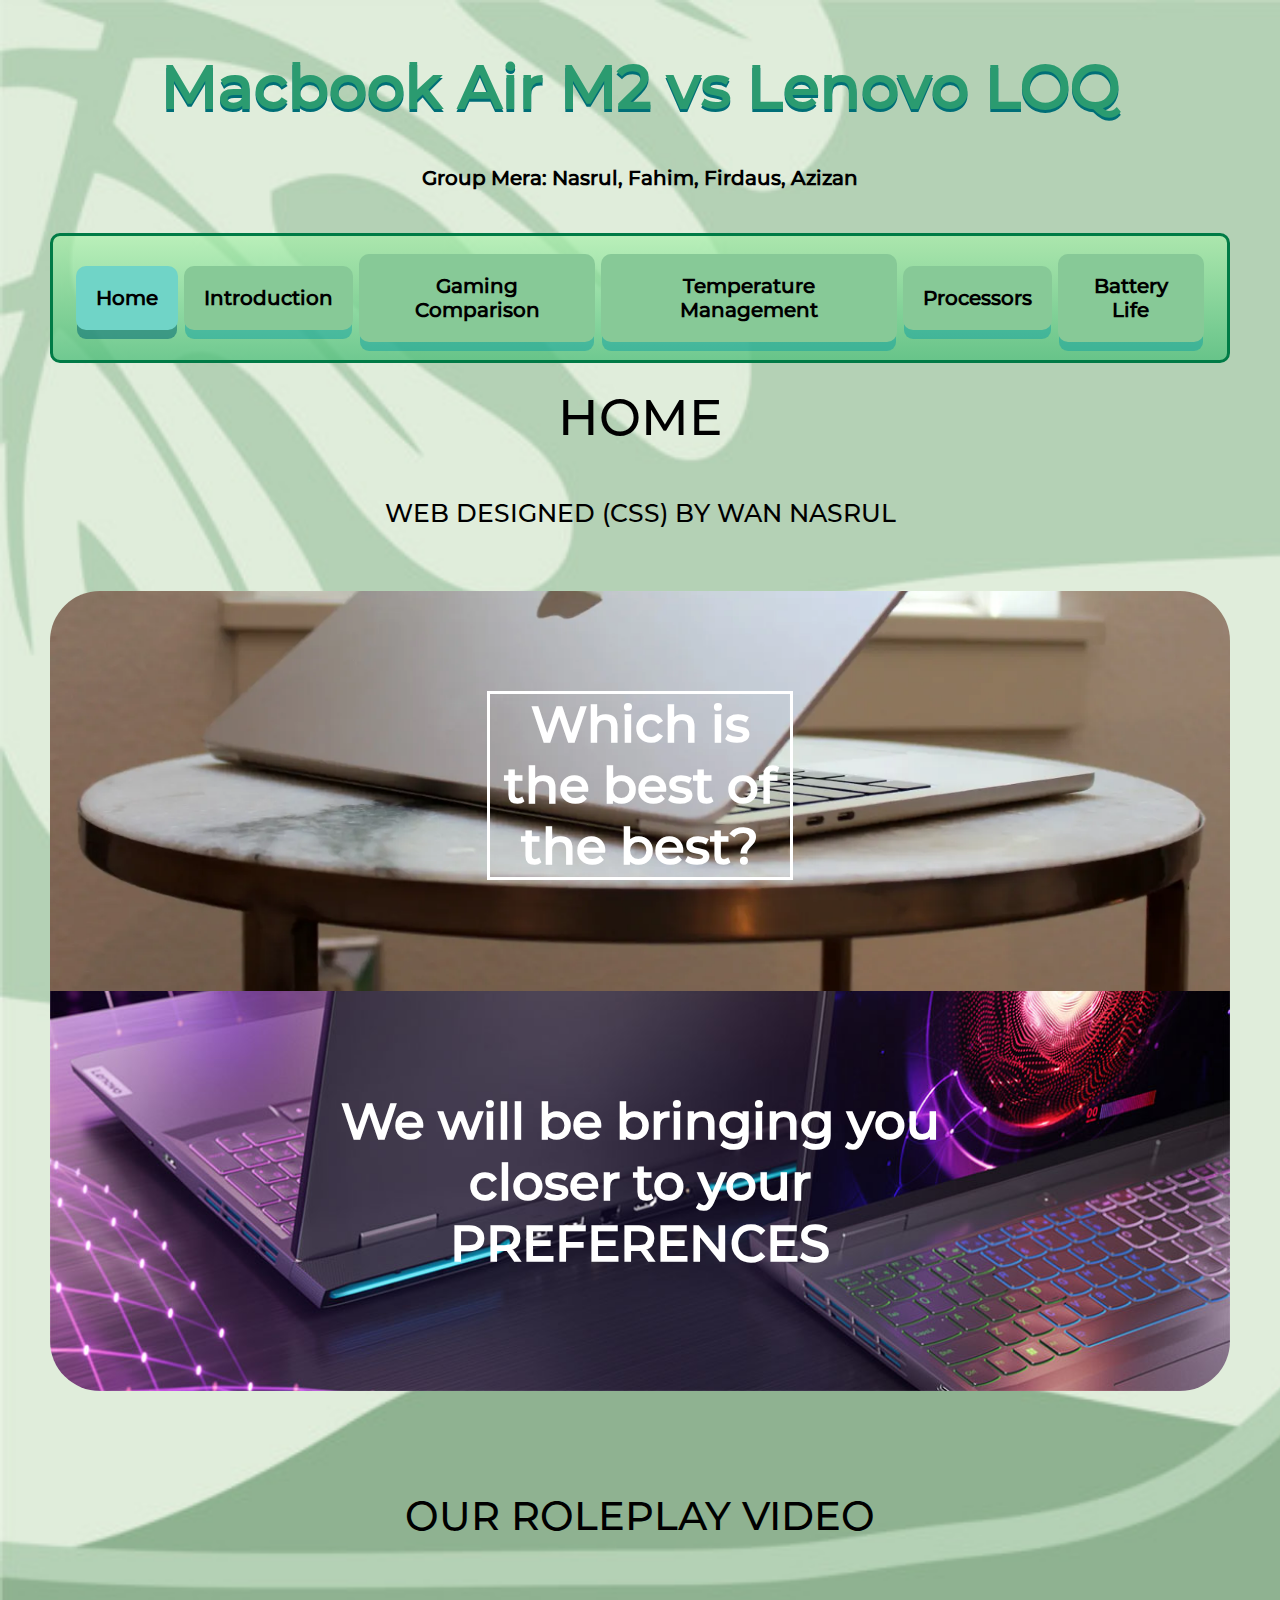
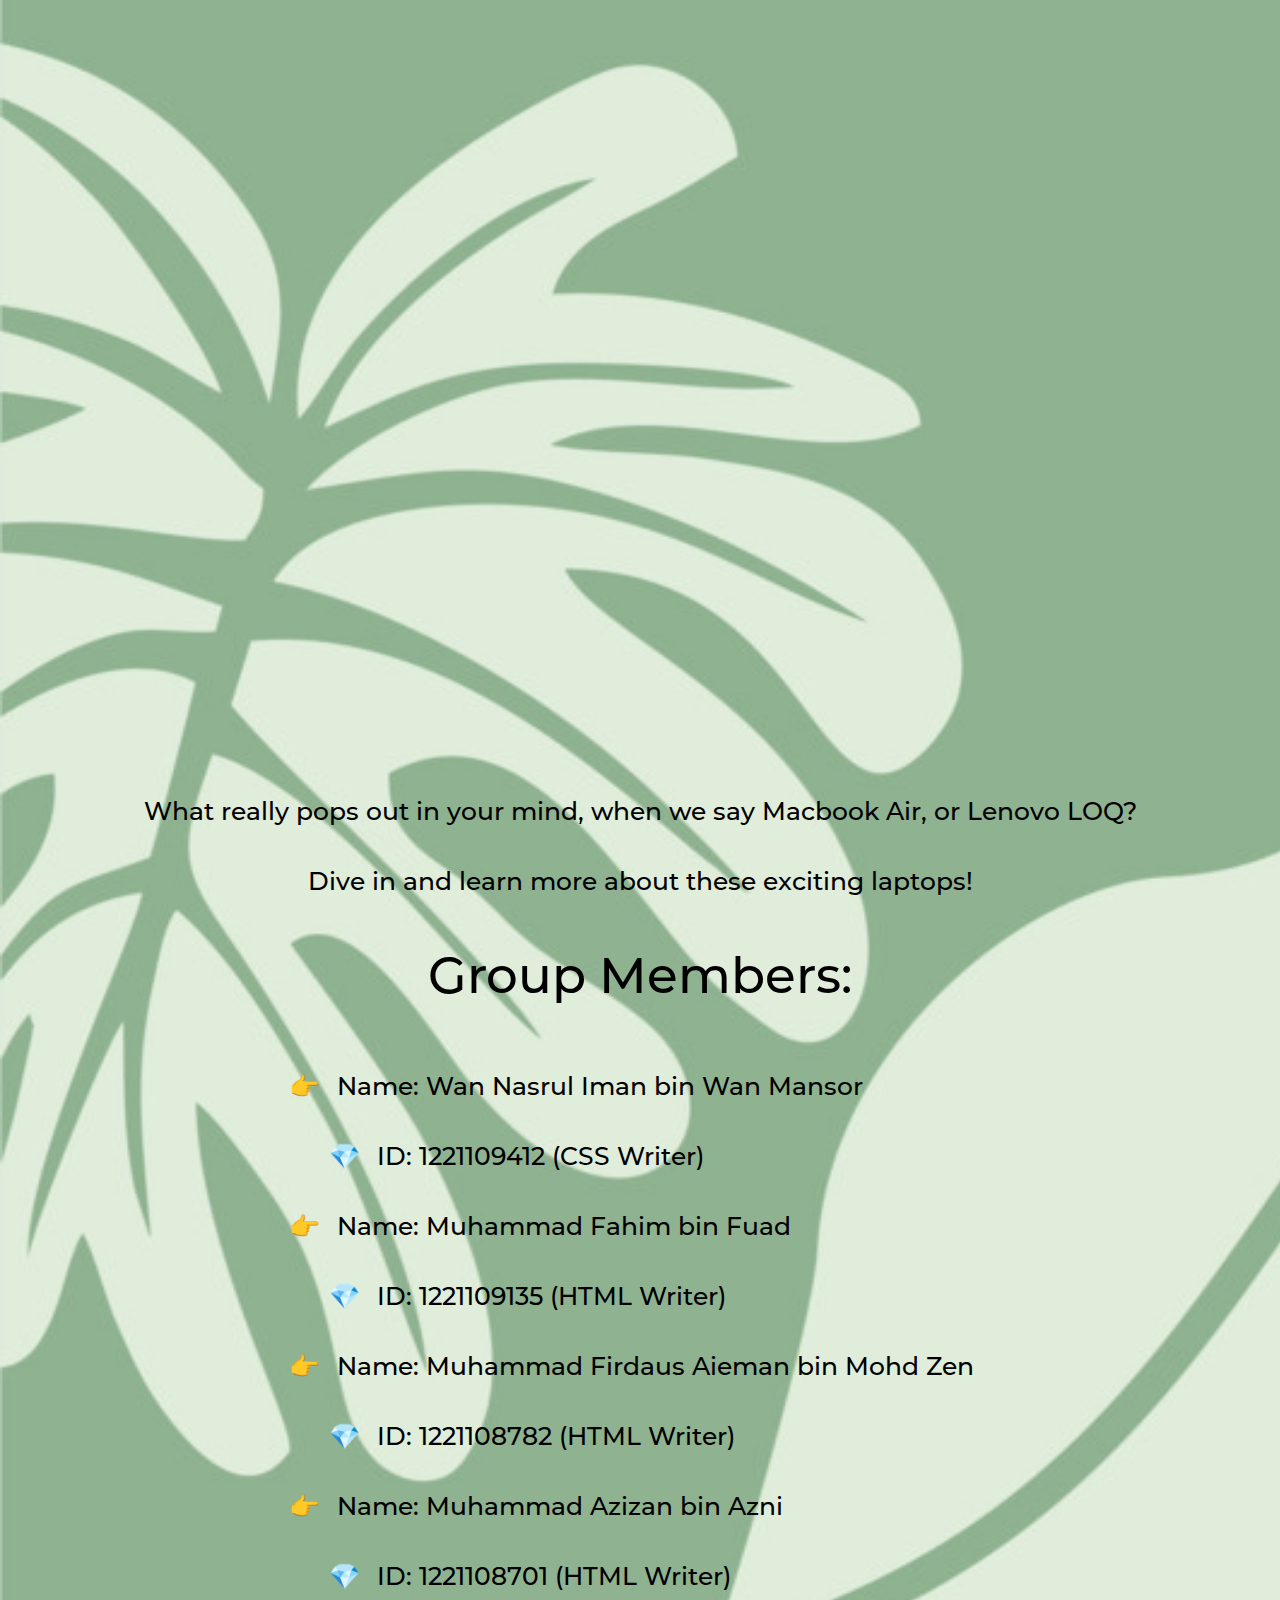
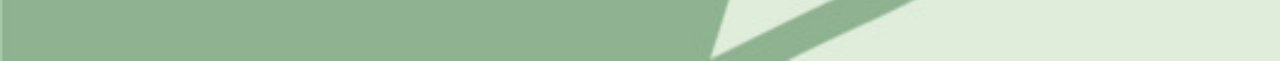
<file: Project1/index.html>
<html>
  <link rel="stylesheet" href="styles.css">
  <title>Home | Macbook Air vs Lenovo LOQ </title>
      <header id="header"> Macbook Air M2 vs Lenovo LOQ </header>
      <p id="groupname">Group Mera: Nasrul, Fahim, Firdaus, Azizan</p>
  
  <nav>
      <div class="header">
      <li  id="nav" ><a id="nav" href="index.html"  class="active">Home</a></li>
      <li  id="nav" ><a id="nav" href="introduction.html">Introduction</a></li>
      <li  id="nav" ><a id="nav" href="gamingcomparison.html">Gaming Comparison</a></li>
      <li  id="nav" ><a id="nav" href="temperaturemanagement.html">Temperature Management</a></li>
      <li  id="nav" ><a id="nav" href="processor.html">Processors</a></li>
      <li  id="nav" ><a id="nav" href="batterylife.html">Battery Life</a></li>
      </div>
  </nav>

  <body>
    <p id="pagetitle">HOME</p>
    <p>WEB DESIGNED (CSS) BY WAN NASRUL</p>
    <br>
    
    <!--<img id="macbookpic1" src="./Images/macbook-air-m2-1 (1).webp">-->
    
    <div id="banner1">
        <div class="content1">
          <h1>Which is the best of the best?</h1>
        
        </div>
    </div>
    
    
    <div id="banner2">
      <div class="content2">
        <h1>We will be bringing you closer to your PREFERENCES</h1>
      
      </div>
    </div>

    <br><br><br><br><br><p class="body1">OUR ROLEPLAY VIDEO</p>
    <iframe class="youtubevideo1" src="https://www.youtube.com/embed/Olw7PZF_DKM?si=Y6E_DaVbdYSRTAP4" title="YouTube video player" frameborder="0" allow="accelerometer; autoplay; clipboard-write; encrypted-media; gyroscope; picture-in-picture; web-share" allowfullscreen></iframe>
    <div class="homeparagraph">
      <p>What really pops out in your mind, when we say Macbook Air, or Lenovo LOQ?
        <br>Dive in and learn more about these exciting laptops!
    <div class="center">
      
    <p id="pagetitle">Group Members:</p>
      <ul class="list">
        <li>Name: Wan Nasrul Iman bin Wan Mansor</li>
          <dd class="level2">ID: 1221109412 (CSS Writer)</dd>
        <li>Name: Muhammad Fahim bin Fuad </li>
          <dd class="level2">ID: 1221109135 (HTML Writer)</dd>
        <li>Name: Muhammad Firdaus Aieman bin Mohd Zen</li>
          <dd class="level2">ID: 1221108782 (HTML Writer)</dd>
        <li>Name: Muhammad Azizan bin Azni </li>
          <dd class="level2">ID: 1221108701 (HTML Writer)</dd>
      </ul>
    </div>
      </div>
  </body>

</html>
</file>
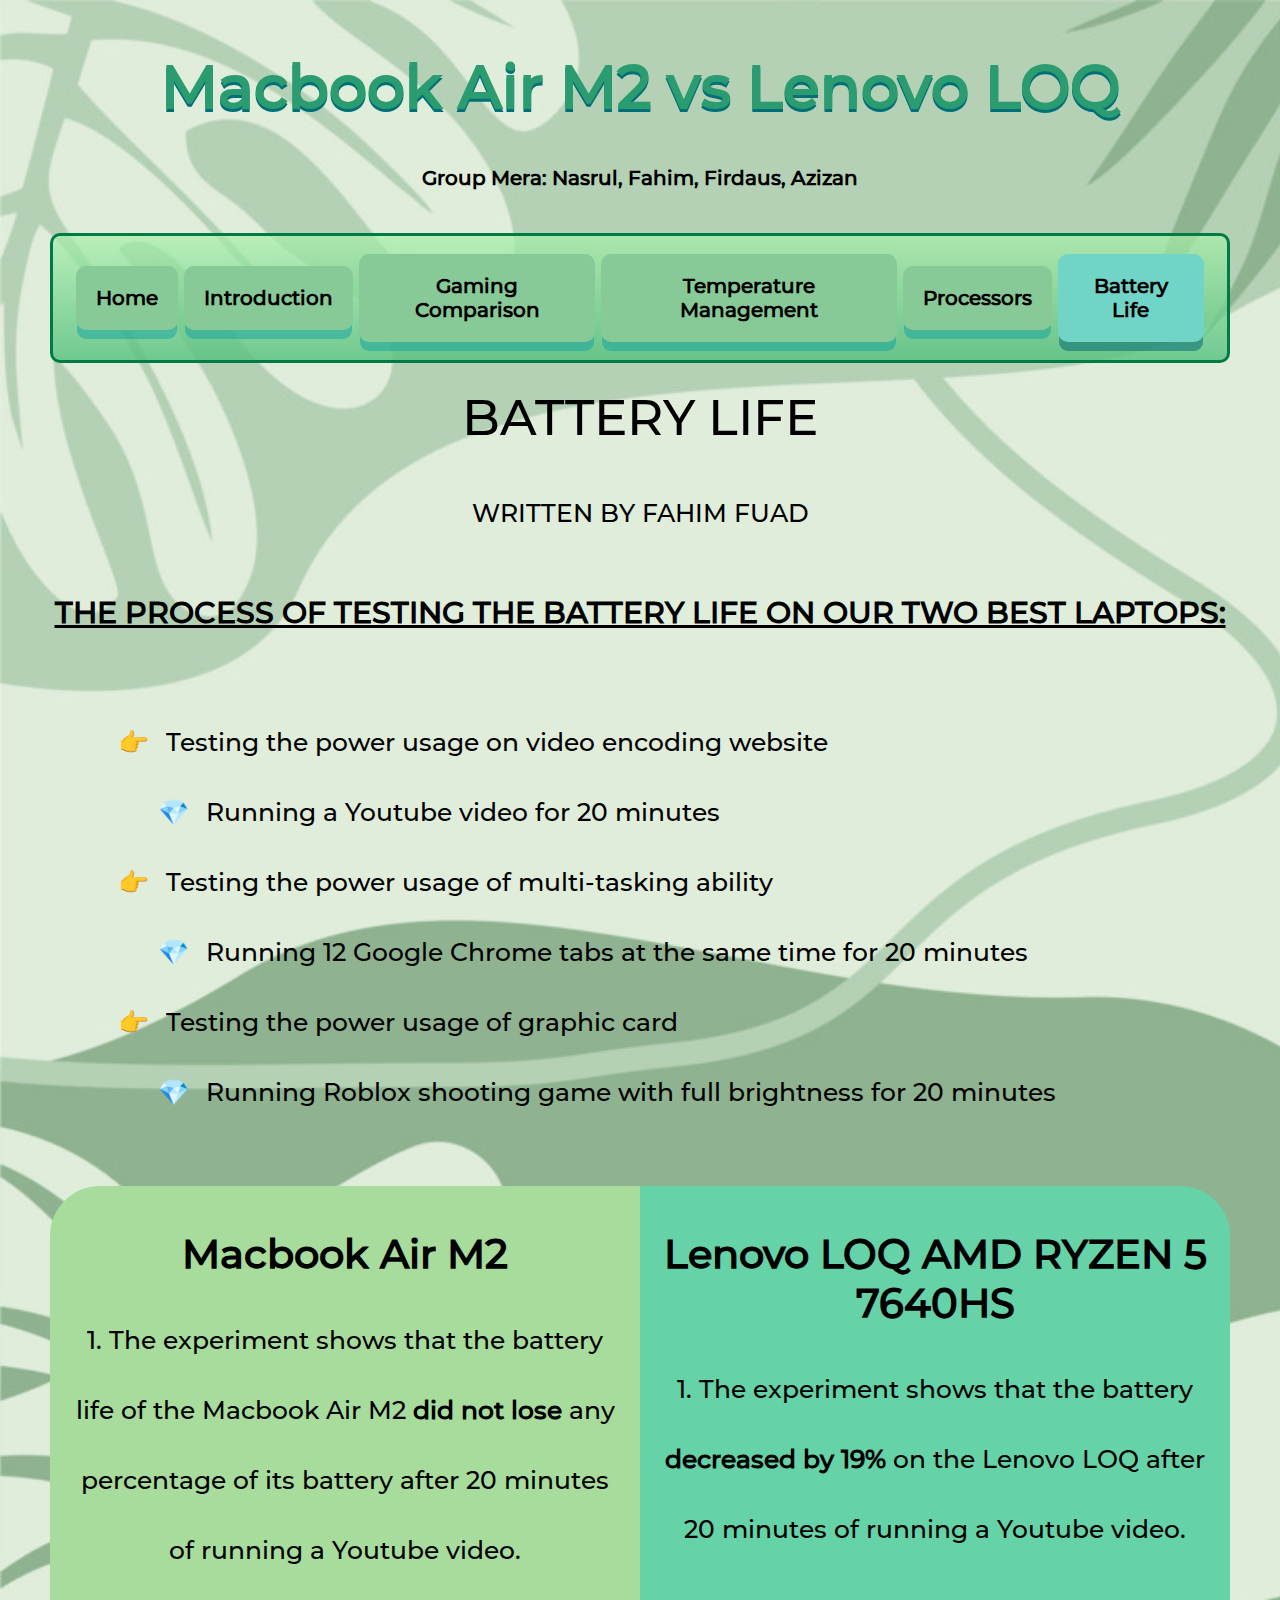
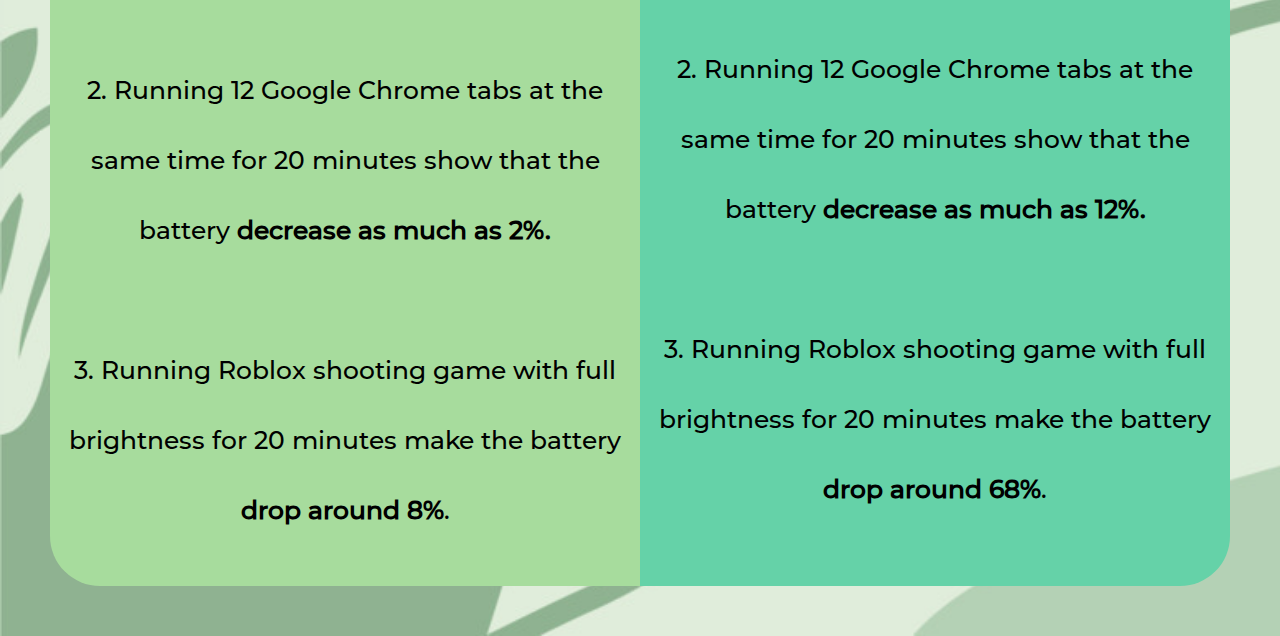
<file: Project1/batterylife.html>
<html>
    <link rel="stylesheet" href="styles.css">
    <title>Battery Life | Macbook Air vs Lenovo LOQ</title>
       <header id="header"> Macbook Air M2 vs Lenovo LOQ </header>
        <p id="groupname">Group Mera: Nasrul, Fahim, Firdaus, Azizan</p>
    
    <nav>
        <div class="header">
        <li  id="nav" ><a id="nav" href="index.html">Home</a></li>
        <li  id="nav" ><a id="nav" href="introduction.html">Introduction</a></li>
        <li  id="nav" ><a id="nav" href="gamingcomparison.html">Gaming Comparison</a></li>
        <li  id="nav" ><a id="nav" href="temperaturemanagement.html">Temperature Management</a></li>
        <li  id="nav" ><a id="nav" href="processor.html">Processors</a></li>
        <li  id="nav" ><a id="nav" href="batterylife.html" class="active">Battery Life</a></li>
        </div>
      </nav>
    
    <body>
      <p id="pagetitle"> 
        BATTERY LIFE
      </p>
      <p>WRITTEN BY FAHIM FUAD</p>
      <p id="headlines"> 
        THE PROCESS OF TESTING THE BATTERY LIFE ON OUR TWO BEST LAPTOPS:
      </p>
        <!-- <ul class="list">
          <li>Running a Youtube video for 20 minutes</li>
            <dd class="level2">Testing the power usage on video encoding software.</dd>

          <li>Running 12 Google Chrome tabs at the same time for 20 minutes</li>
            <dd class="level2">Testing the multi-tasking ability towards battery consumption.</dd>

          <li>Running Roblox shooting game with full brightness for 20 minutes</li>
           <dd class="level2">Testing the power usage of graphic card.</dd>
        </ul> -->

        <ul class="list">
          <li>Testing the power usage on video encoding website</li>
            <dd class="level2">Running a Youtube video for 20 minutes</dd>

          <li>Testing the power usage of multi-tasking ability</li>
            <dd class="level2">Running 12 Google Chrome tabs at the same time for 20 minutes</dd>

          <li>Testing the power usage of graphic card</li>
           <dd class="level2">Running Roblox shooting game with full brightness for 20 minutes</dd>
        </ul>




      </p>
        <section class="containerbattery">
            <div class="left-halfbattery">
              <article>
                <h1>Macbook Air M2</h1>
                <p>1. The experiment shows that the battery life of the Macbook Air M2 <strong>did not lose</strong> any percentage
                     of its battery after 20 minutes of running a Youtube video.<br><br>

                    2. Running 12 Google Chrome tabs at the same time for 20 minutes
                     show that the battery <strong>decrease as much as 2%.</strong><br><br>

                     3. Running Roblox shooting game with full brightness for 20 minutes make the battery
                     <strong>drop around 8%</strong>.

                </p>

                <!--Later we will put our video documentary here-->
              </article>
            </div>
            <div class="right-halfbattery">
              <article>
                <h1>Lenovo LOQ AMD RYZEN 5 7640HS</h1>
                <p>1. The experiment shows that the battery <strong>decreased by 19%</strong> on the Lenovo LOQ
                    after 20 minutes of running a Youtube video.<br><br>

                    2. Running 12 Google Chrome tabs at the same time for 20 minutes
                     show that the battery <strong>decrease as much as 12%.</strong><br><br>

                     3. Running Roblox shooting game with full brightness for 20 minutes make the battery
                     <strong>drop around 68%</strong>.


                  
                </p>
                <!--Later we will put our video documentary here-->
              </article>
            </div>
          </section>
    </body>


</html>
</file>
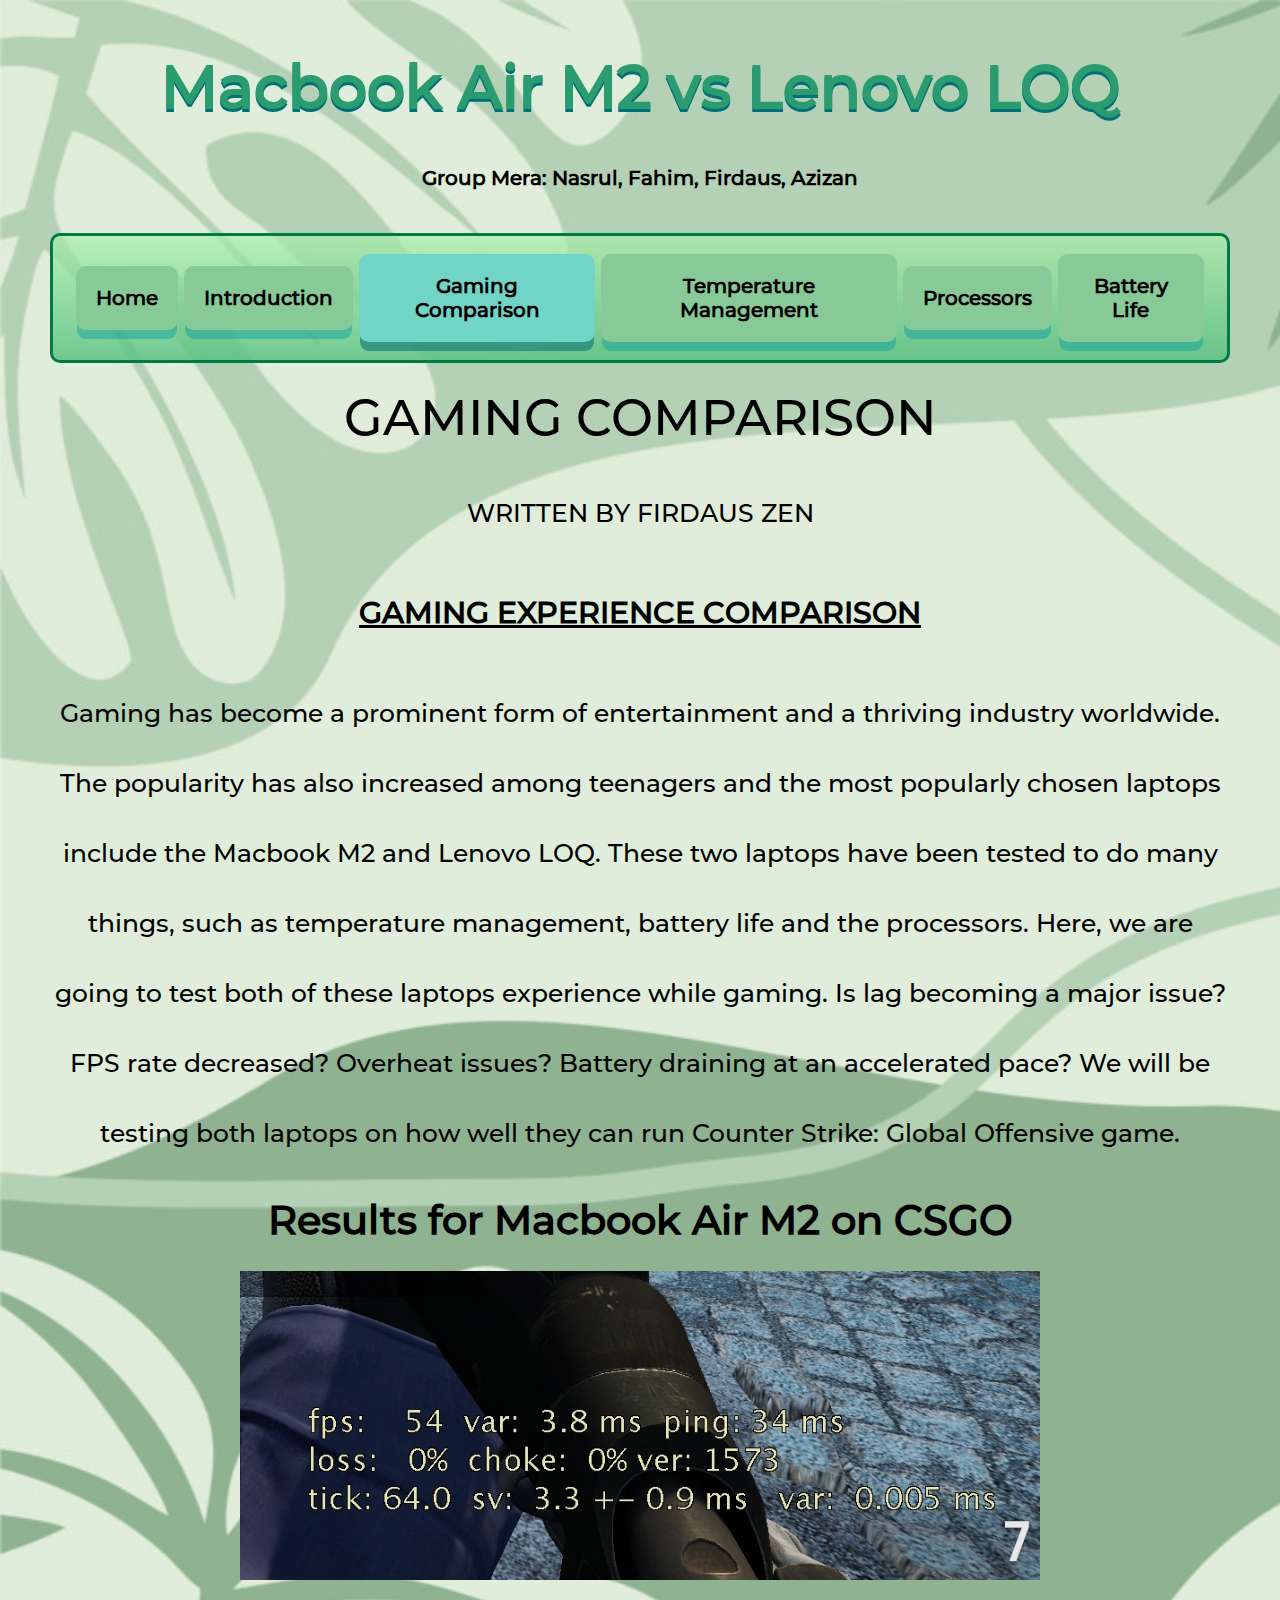
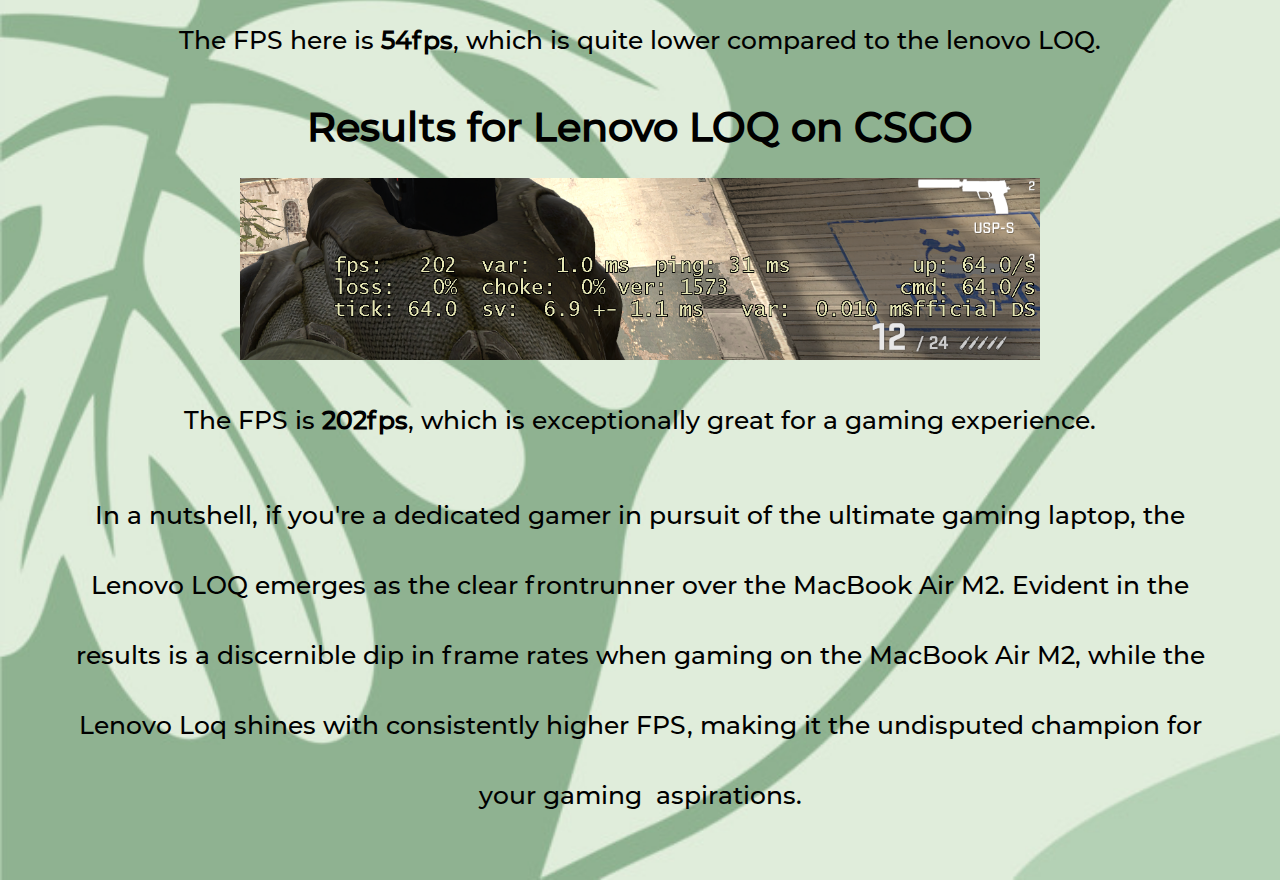
<file: Project1/gamingcomparison.html>
<html>
    <link rel="stylesheet" href="styles.css">
    <title>Gaming Comparison | Macbook Air vs Lenovo LOQ</title>
    <header id="header"> Macbook Air M2 vs Lenovo LOQ </header>
    <p id="groupname">Group Mera: Nasrul, Fahim, Firdaus, Azizan</p>
    
    <nav>
        <div class="header">
        <li  id="nav" ><a id="nav" href="index.html">Home</a></li>
        <li  id="nav" ><a id="nav" href="introduction.html">Introduction</a></li>
        <li  id="nav" ><a id="nav" href="gamingcomparison.html" class="active">Gaming Comparison</a></li>
        <li  id="nav" ><a id="nav" href="temperaturemanagement.html">Temperature Management</a></li>
        <li  id="nav" ><a id="nav" href="processor.html">Processors</a></li>
        <li  id="nav" ><a id="nav" href="batterylife.html">Battery Life</a></li>
        </div>
    </nav>
    

<head>
    <p id="pagetitle">GAMING COMPARISON</p>
    <p>WRITTEN BY FIRDAUS ZEN</p>
    <p id="headlines">GAMING EXPERIENCE COMPARISON</p>
</head>

<body>

    <p>Gaming has become a prominent form of entertainment and a thriving industry worldwide.
       The popularity has also increased among teenagers and the most popularly chosen laptops include the Macbook M2 and Lenovo LOQ.
       These two laptops have been tested to do many things, such as temperature management, battery life and the processors.
       Here, we are going to test both of these laptops experience while gaming. Is lag becoming a major issue? FPS rate decreased?
        Overheat issues? Battery draining at an accelerated pace? 
       We will be testing both laptops on how well they can run Counter Strike: Global Offensive game.
    </p>


    <h1>Results for Macbook Air M2 on CSGO</h1>

    <img src="Images/csgo fps macbook.jpg" class="center">

    <p>The FPS here is <strong>54fps</strong>, which is quite lower compared to the lenovo LOQ.</p>


    <h1>Results for Lenovo LOQ on CSGO</h1>

    <img src="Images/csgo fps lenovo.png" class="center">

    <p>The FPS is <strong>202fps</strong>, which is exceptionally great for a gaming experience.</p>

    <p> In a nutshell, if you're a dedicated gamer in pursuit of the ultimate gaming laptop, the Lenovo
        LOQ emerges as the clear frontrunner over the MacBook Air M2. Evident in the results is a
        discernible dip in frame rates when gaming on the MacBook Air M2, while the Lenovo Loq
        shines with consistently higher FPS, making it the undisputed champion for your gaming
         aspirations.
    </p>

</body>
</file>
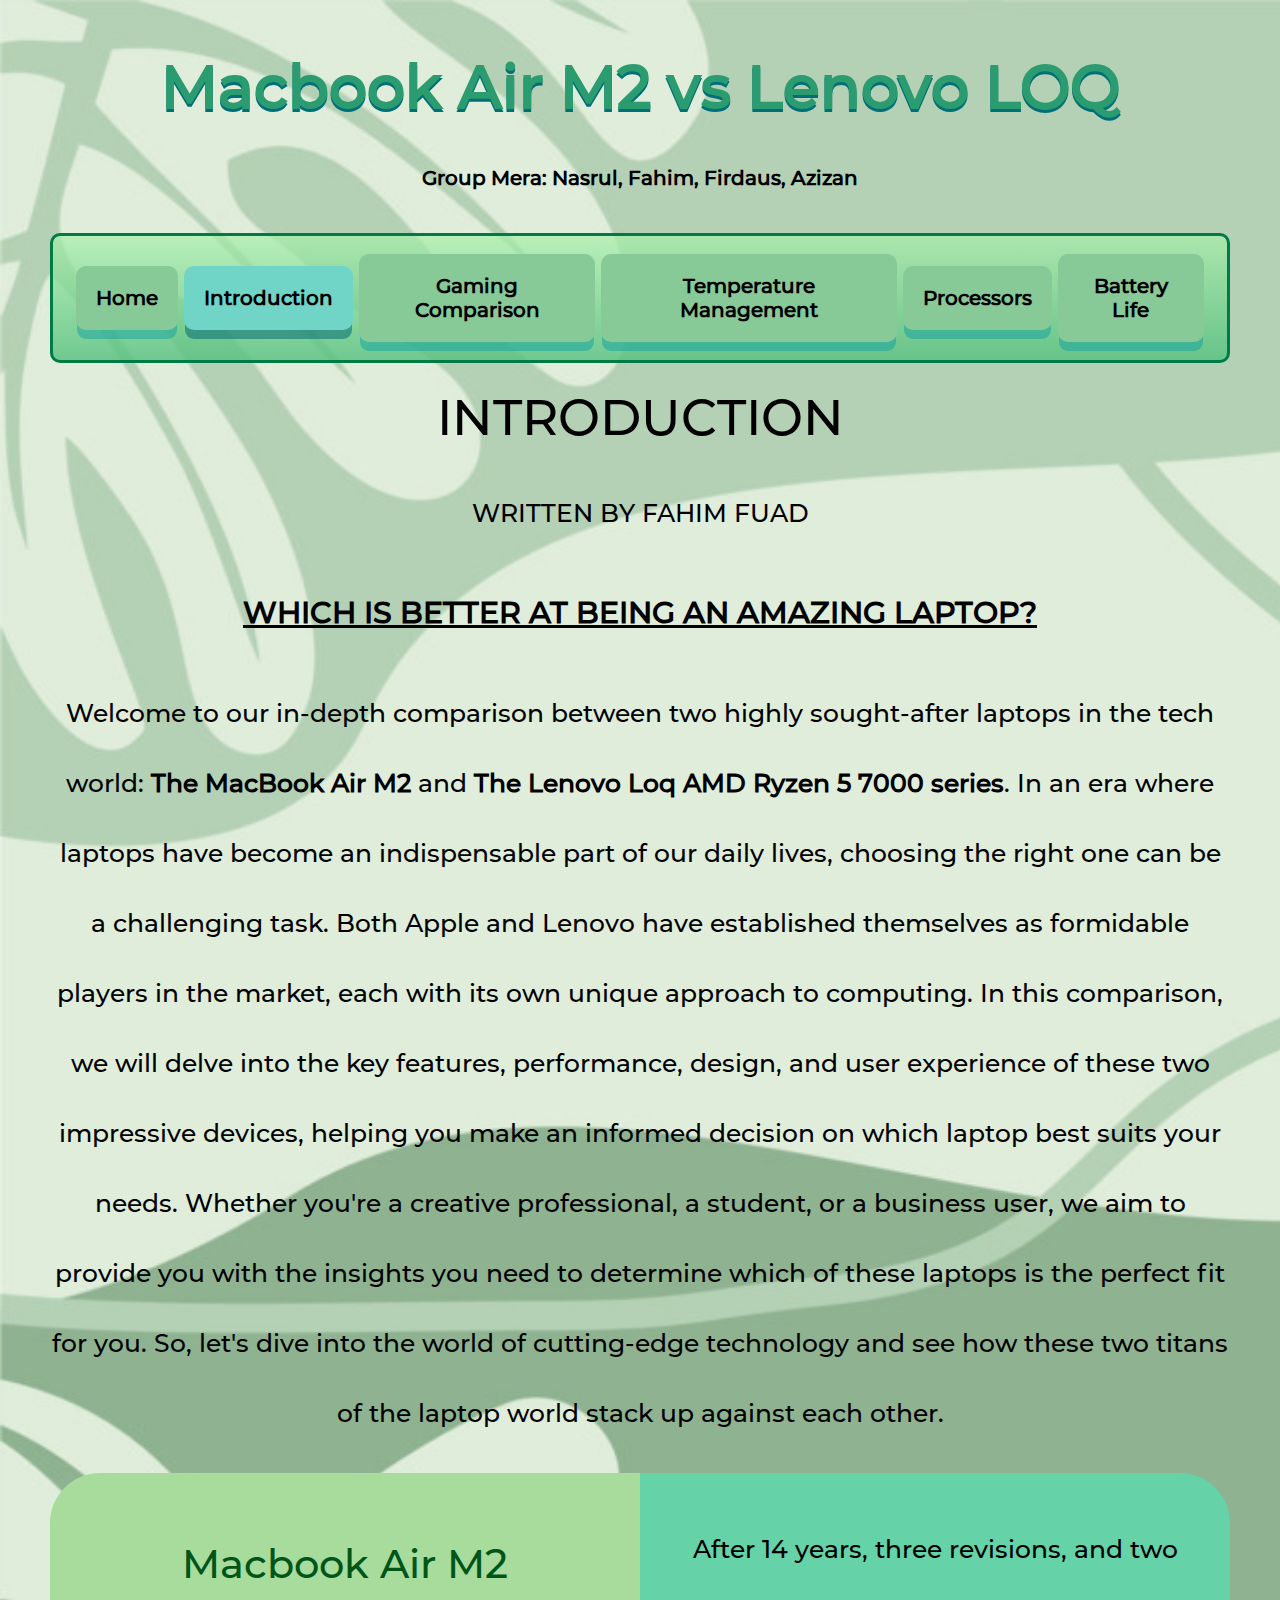
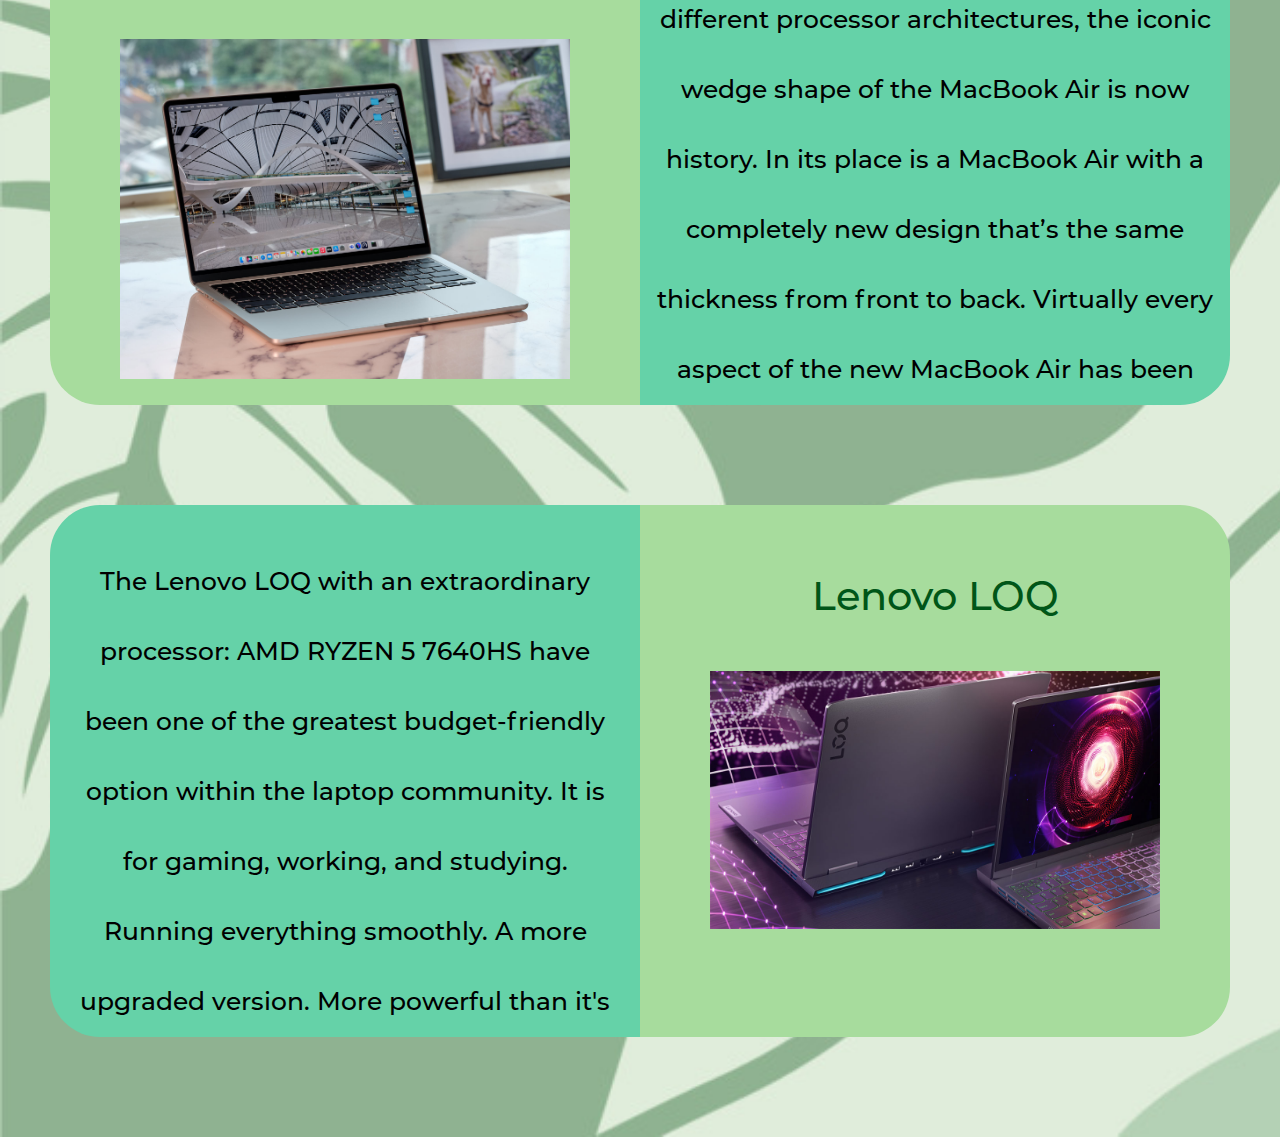
<file: Project1/introduction.html>
<html>
    <link rel="stylesheet" href="styles.css">
    <title>Introduction |Macbook Air vs Lenovo LOQ</title>
    <header id="header"> Macbook Air M2 vs Lenovo LOQ </header>
    <p id="groupname">Group Mera: Nasrul, Fahim, Firdaus, Azizan</p>
    
    <nav>
        <div class="header">
        <li  id="nav" ><a id="nav" href="index.html">Home</a></li>
        <li  id="nav" ><a id="nav" href="introduction.html" class="active">Introduction</a></li>
        <li  id="nav" ><a id="nav" href="gamingcomparison.html">Gaming Comparison</a></li>
        <li  id="nav" ><a id="nav" href="temperaturemanagement.html">Temperature Management</a></li>
        <li  id="nav" ><a id="nav" href="processor.html">Processors</a></li>
        <li  id="nav" ><a id="nav" href="batterylife.html">Battery Life</a></li>
        </div>
    </nav>
    
    <body>
      <div>
        <p id="pagetitle">INTRODUCTION</p>
        <p>WRITTEN BY FAHIM FUAD</p>
        <p id="headlines">WHICH IS BETTER AT BEING AN AMAZING LAPTOP?</p>
        
    
        <p>Welcome to our in-depth comparison between two highly sought-after laptops in the tech world:
     <strong>The MacBook Air M2</strong> and <strong>The Lenovo Loq AMD Ryzen 5 7000 series</strong>. In an era where laptops have
      become an indispensable part of our daily lives, choosing the right one can be a challenging task. 
      Both Apple and Lenovo have established themselves as formidable players in the market,
     each with its own unique approach to computing. In this comparison, 
     we will delve into the key features, performance, design, and user experience of
     these two impressive devices, helping you make an informed decision on which laptop
     best suits your needs. Whether you're a creative professional, a student, or a business user,
      we aim to provide you with the insights you need to determine which of these laptops is the
     perfect fit for you. So, let's dive into the world of cutting-edge technology and see how 
     these two titans of the laptop world stack up against each other.</p>
    </div>
    <div>
        <section class="container">
            <div class="left-half">
              <article>
                <p id="mactitleintro">Macbook Air M2</p>
                <image src="./Images/GFXS8814-JPEG-blog-1.jpg" width="450px"> <!-- Insert Macbook Air M2 photo (left)-->

              </article>
            </div>
            <div class="right-half">
              <article>
                <p>After 14 years, three revisions, and two different processor architectures, 
                  the iconic wedge shape of the MacBook Air is now history. In its place is a 
                  MacBook Air with a completely new design that’s the same thickness from front to back. 
                  Virtually every aspect of the new MacBook Air has been updated or changed — 
                  it’s the biggest update to the Air since it originally debuted nearly a decade and a half ago.
                </p>
              </article>
            </div>
        </section>
    </div>
    <!--LENOVO LOQ PART-->
    <div>
      <section class="container2">
          <div class="left-half2">
            <article>
              <p>The Lenovo LOQ with an extraordinary processor: AMD RYZEN 5 7640HS have been one of the greatest
                budget-friendly option within the laptop community. It is for gaming, working, and studying. 
                Running everything smoothly. A more upgraded version. More powerful than it's predecessors.
                Lenovo LOQ has more affordable price points compared to the company's renowned Lenovo Legion range.
                
              </p>

            </article>
          </div>
          <div class="right-half2">
            <article>
              <p id="loqtitleintro">Lenovo LOQ</p>
              <image src="./Images/www.lenovo.jpg" width="450px" class="center"> <!-- Insert Macbook Air M2 photo (left)-->               
              </p>
            </article>
          </div>
      </section>
  </div>
    </body>


</html>
</file>
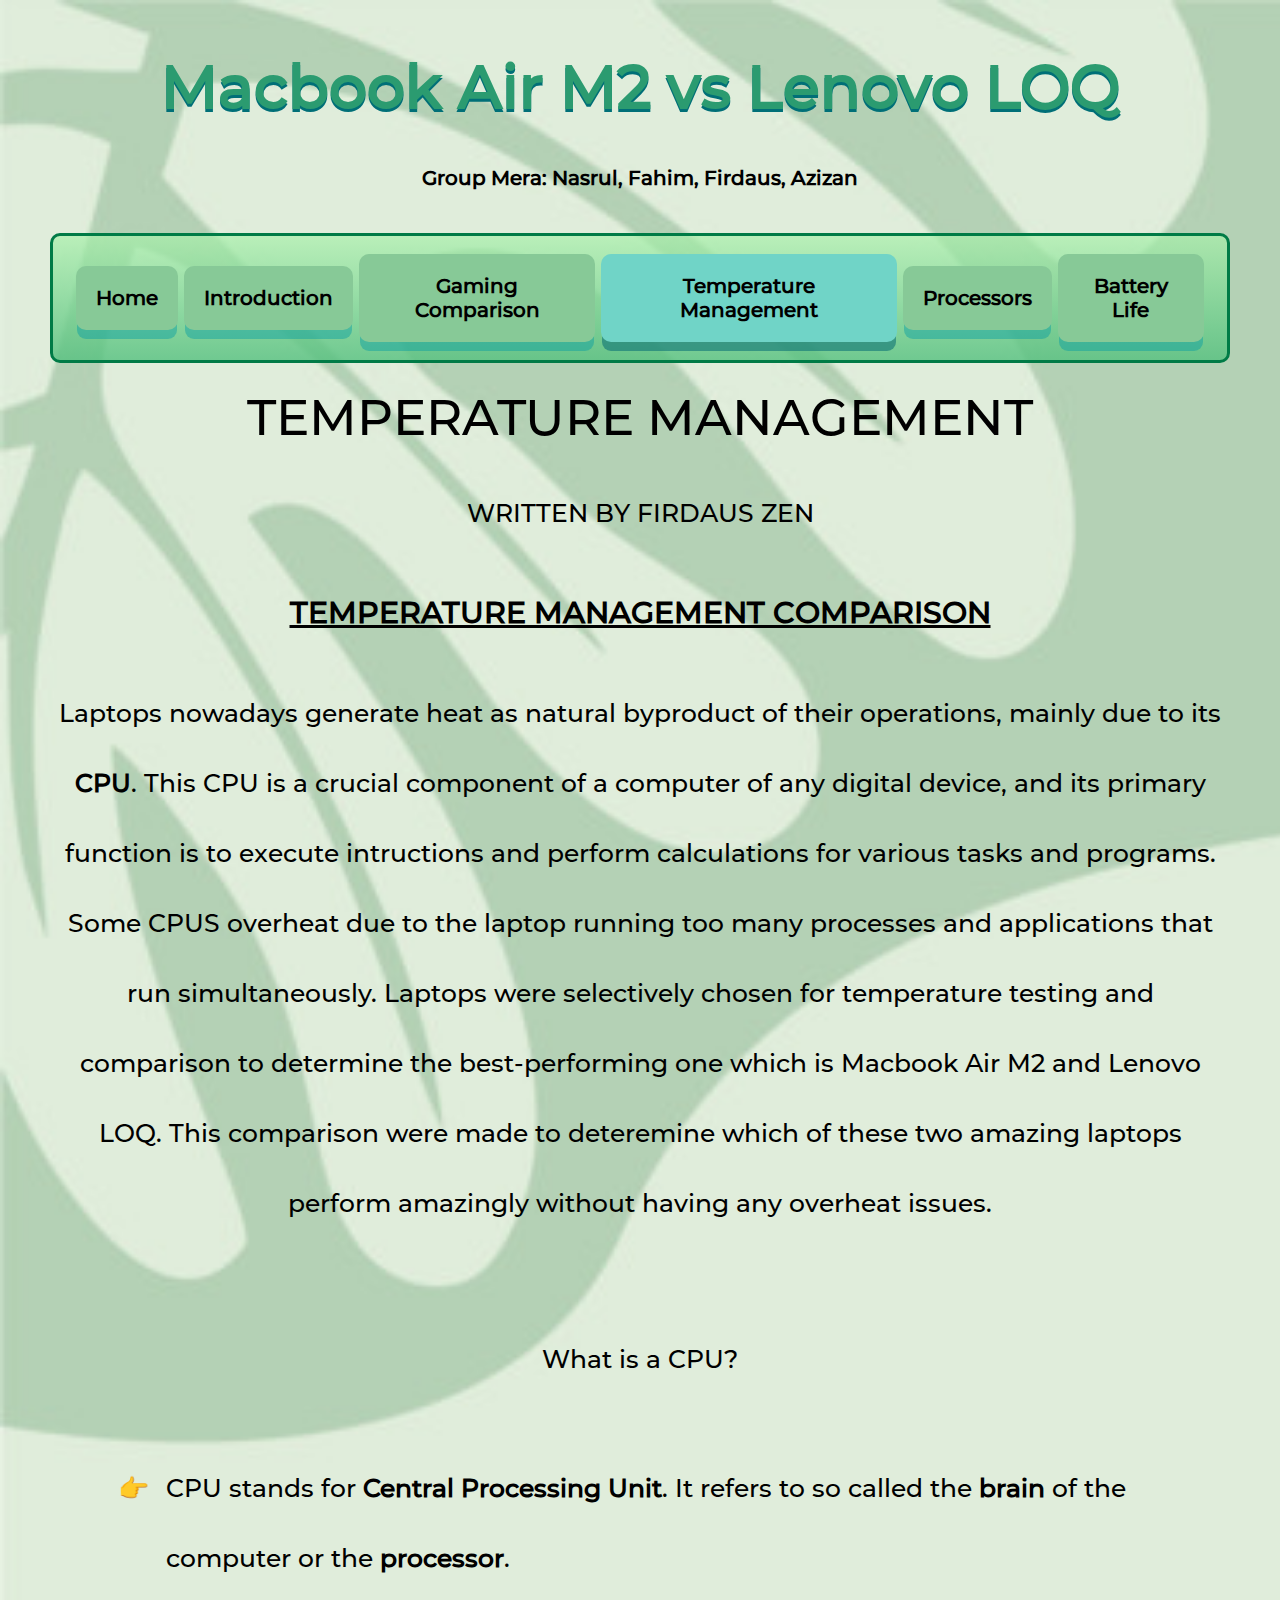
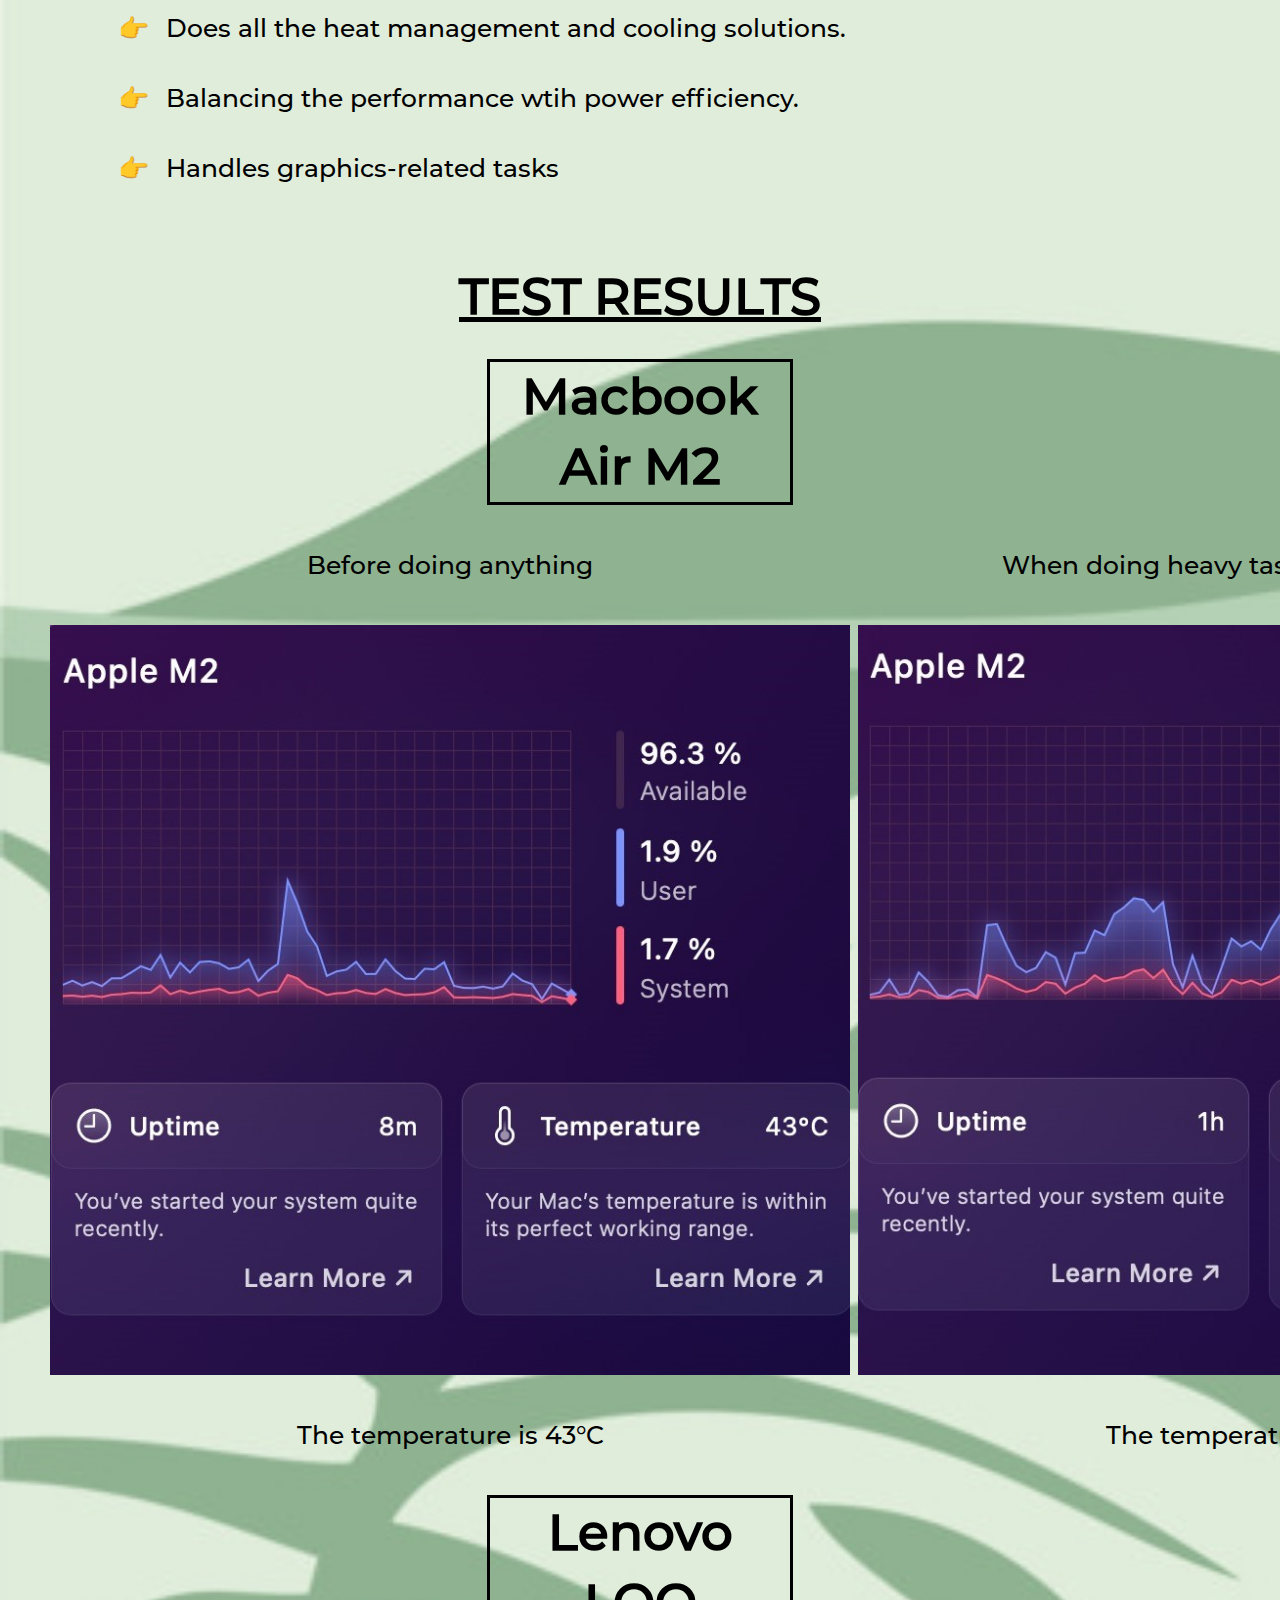
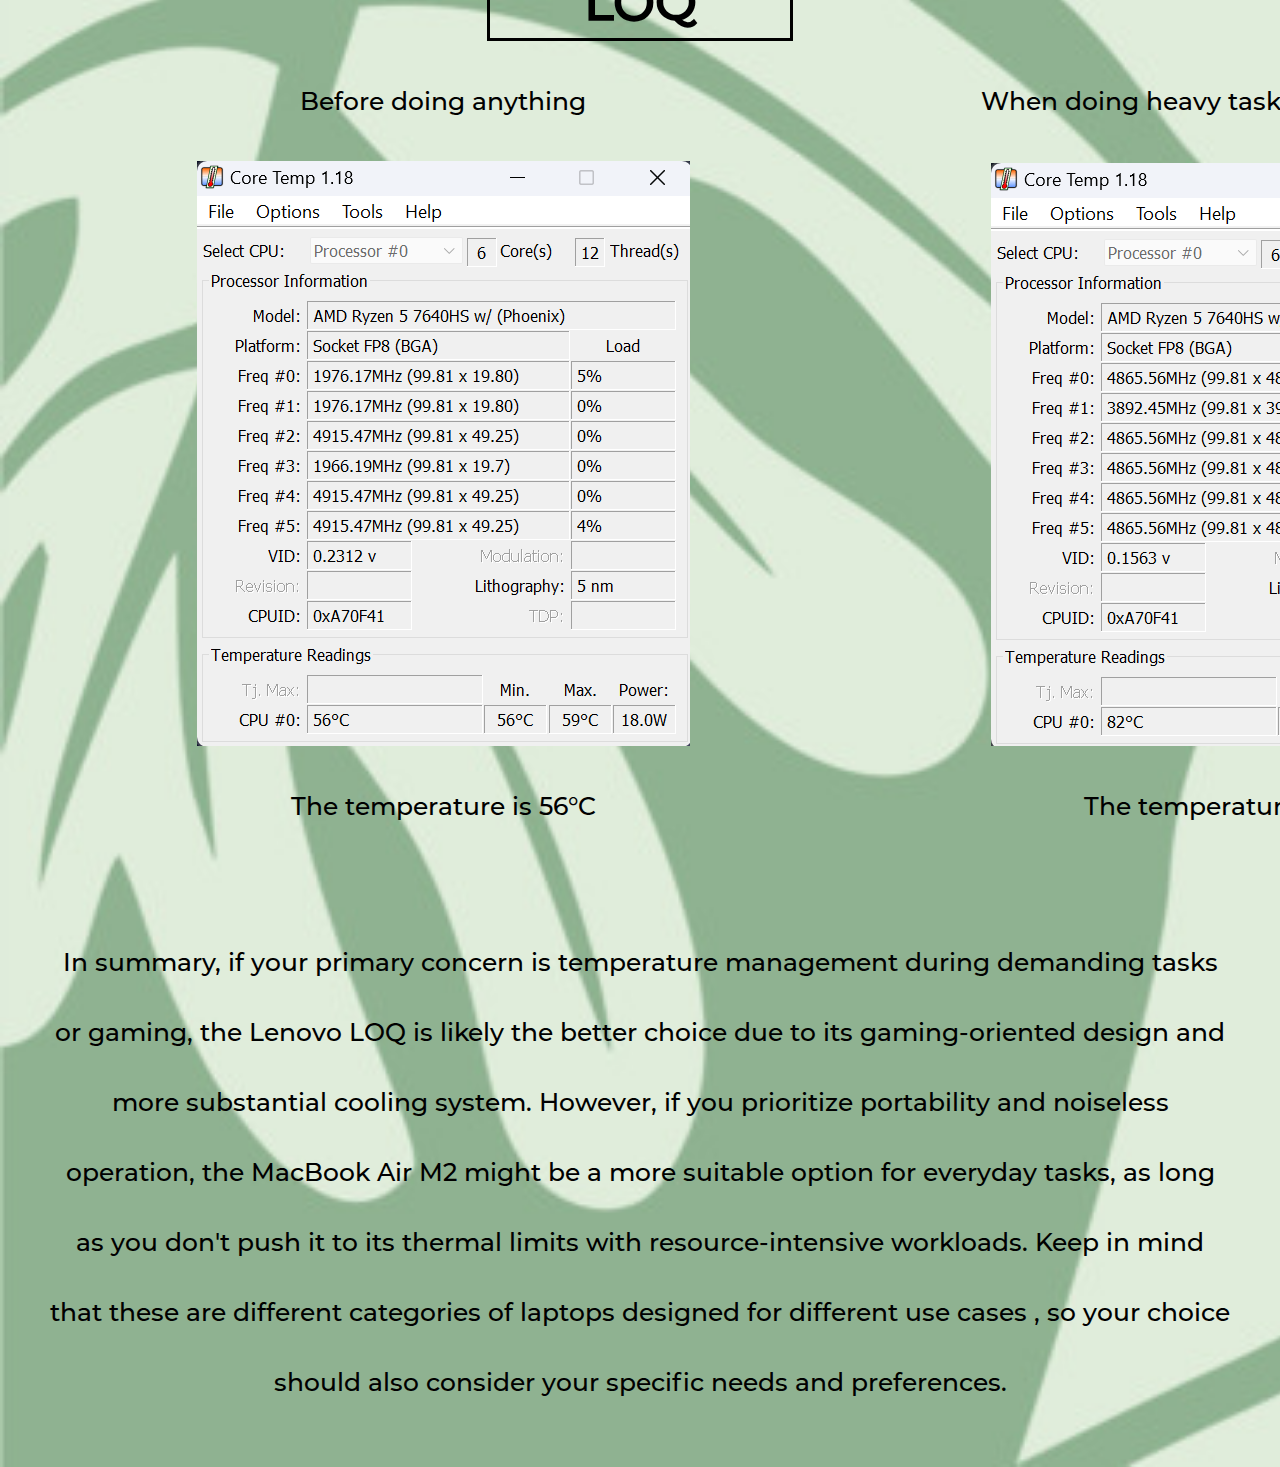
<file: Project1/temperaturemanagement.html>
<html>
    <link rel="stylesheet" href="styles.css">
    <title>Temperature Management | Macbook Air vs Lenovo LOQ</title>
       <header id="header"> Macbook Air M2 vs Lenovo LOQ </header>
        <p id="groupname">Group Mera: Nasrul, Fahim, Firdaus, Azizan</p>
    
    <nav>
        <div class="header">
        <li  id="nav" ><a id="nav" href="index.html">Home</a></li>
        <li  id="nav" ><a id="nav" href="introduction.html">Introduction</a></li>
        <li  id="nav" ><a id="nav" href="gamingcomparison.html">Gaming Comparison</a></li>
        <li  id="nav" ><a id="nav" href="temperaturemanagement.html"  class="active">Temperature Management</a></li>
        <li  id="nav" ><a id="nav" href="processor.html">Processors</a></li>
        <li  id="nav" ><a id="nav" href="batterylife.html">Battery Life</a></li>
        </div>
    </nav>

    <head>
        <p id="pagetitle">TEMPERATURE MANAGEMENT</p>
        <p> WRITTEN BY FIRDAUS ZEN</p>
        <p id="headlines">TEMPERATURE MANAGEMENT COMPARISON</p>

    </head>
    <body>

    <p>Laptops nowadays generate heat as natural byproduct of their operations, mainly due to its <strong>CPU</strong>. 
         This CPU is a crucial component of a computer of any digital device, and its primary function is to execute intructions and perform calculations for various tasks and programs.
         Some CPUS overheat due to the laptop running too many processes and applications that run simultaneously. 
         Laptops were selectively chosen for temperature testing and comparison to determine the best-performing one which is Macbook Air M2 and Lenovo LOQ.
         This comparison were made to deteremine which of these two amazing laptops perform amazingly without having any overheat issues.
    </p>
     
    <br><br><p>What is a CPU?</p>
    <ul class="list">
        <li>CPU stands for <strong>Central Processing Unit</strong>. 
            It refers to so called the <strong>brain</strong> of the computer or the <strong>processor</strong>.</li>
        <li>Does all the heat management and cooling solutions.</li>
        <li>Balancing the performance wtih power efficiency.</li>
        <li>Handles graphics-related tasks</li>
    </ul>


    <h1><p id="pagetitle"><u>TEST RESULTS</u></p></h1>

    <div id="name1">
        <p>Macbook Air M2</p>
    </div>
    <section class="layout">
        <div class="pidot1">
            <p>Before doing anything</p>
            <img src="Images/WhatsApp Image 2023-09-19 at 14.36.42.jpg" class="center">
            <p>The temperature is 43°C</p>
        </div>
        <div class="pidot2">
            <p>When doing heavy tasks (Playing CSGO)</p>
            <img src="Images/WhatsApp Image 2023-09-19 at 15.57.06.jpg" class="center">
            <p>The temperature is 55°C</p>
        </div>
    </section>

    <div id="name1">
    <p>Lenovo LOQ</p>
    </div>
    <section class="layout">
        <div class="pidot3">
            <p>Before doing anything</p>
            <img src="Images/Screenshot 2023-09-19 170212.png" class="center">
            <p>The temperature is 56°C</p>

        </div>
        <div class="pidot4">
            <p>When doing heavy tasks (Playing CSGO)</p>
            <img src="Images/Screenshot 2023-09-19 154318.png" class="center">
            <p>The temperature is 82°C</p>

        </section>
<!-- <p>Based on the data given, we can see that these two laptops are really powerfull at preventing overheat issues.
    Now we know that Macbook Air M2 temperature management is more optimised than the Lenovo LOQ </p> -->
    <br><br>
    <p>In summary, if your primary concern is temperature management during demanding tasks or gaming, the Lenovo LOQ is likely the better choice due to its gaming-oriented design
         and more substantial cooling system. However, if you prioritize portability and noiseless operation, the MacBook Air M2 might be a more suitable option for everyday tasks, as
         long as you don't push it to its thermal limits with resource-intensive workloads. Keep in mind that these are different categories of laptops designed for different use cases
        , so your choice should also consider your specific needs and preferences.</p>

</html>
</file>
<file: Project1/styles.css>
body {
    /*background:-webkit-linear-gradient(-45deg, #d2efde, #87d78d)*/
    background-image:url("./Images/soothing-fresh-green-pastel-color-background-with-abstract-elements-and-creative-tropical-plants-modern-trendy-social-media-template-free-vector.jpg");
    background-size:cover;
    margin: 50px;
}



#header{
    /*font-family: myFont;
    font-size: 80px;
    font-weight: bold;
    color: rgb(42, 101, 77);*/
    font-weight:bold;
    font-family: montserrat;
    font-size: 60px;
    -webkit-text-fill-color:transparent; 
    text-shadow: 
                 0px 0px 0px #2b9b70,
                 0px 3px 0px rgb(0, 111, 119);
    opacity: 1;
    text-align: center;
}

p{
    font-family:montserrat;
    text-align: center;
    line-height: 70px;
}


#groupname {
    font-weight:bold;
    font-size:20;
    text-align: center;
    margin: 20px;
}

#pagetitle{
    font-size: 50px;
    text-align: center;
    margin: 20px;

}

#nav{
    padding: 5;
    margin: -7;
    box-sizing: border-box;
    list-style: none;
    text-decoration: none;
    font-family: montserrat;
    font-size: 20px;
    opacity: 1;
}


.header{
    background-image: linear-gradient(0deg, #57c180d1, #a7f0a9ad);
    width: auto;
    height: auto;
    border-radius: 10px 10px 10px 10px;
    margin: 0 auto;
    display: flex;
    justify-content: space-between;
    align-items: center;
    padding: 20px 20px;
    border: 3px solid rgb(0, 123, 70);
    opacity: 1;
    overflow:hidden;
}

nav #nav a{
    color: rgb(0, 0, 0);
    display: block;
    box-shadow: 0px 10px 0px -1px rgba(0, 0, 0, 0);
    -webkit-box-shadow: 0px 10px 0px -1px rgba(0, 155, 163, 0.427);
    -moz-box-shadow: 0px 10px 0px -1px rgba(0, 0, 0, 0);
    background-color: rgb(135, 201, 151);
    margin: 0 5px;
    padding: 20px 20px;
    border-radius: 10px;
    font-weight:bold;
    text-align: center;
}

nav #nav a:hover{
    background: rgba(57, 88, 57, 0.237);
    transition-duration: 0.3s;
    font-size: 25px;
}

nav #nav a.active{
    box-shadow: 0px 10px 0px -1px rgba(0, 0, 0, 0);
    -webkit-box-shadow: 0px 10px 0px -1px rgba(11, 112, 117, 0.582);
    -moz-box-shadow: 0px 10px 0px -1px rgba(0, 0, 0, 0);
    background-color: rgb(112, 212, 199);
}

@font-face{
    font-family: myFont;
    src:url("Rosie Brown Serif Demo.otf")
}

@font-face{
    font-family: Montserrat;
    src:url("Montserrat-Medium.otf")
}

#intro-paragraph1{
    background-color:#a7f0aa;
}

/*#macbookpic1{
    display:block;
    margin: 0 auto;
    width: 100%;
    height: 600px;
    object-fit: cover;
    border-radius: 20px;
    test
    test
    test
}
*/

#banner1{
    background-image: url("./Images/macbook-air-m2-1 (1).webp");    
    display:block;
    margin: 0 auto;
    border-radius: 50px 50px 0px 0px;
    width: 100%;
    height: 400px;
    background-size:cover;
    max-height:500px;
    background-position: bottom center;
    
}

#banner1 .content1 h1{
    border: 3px solid white;
    border-radius: 0;
    position: relative;
    top: 100px;
    width: 300px;
    margin: 0 auto;
    font-family: Montserrat;
    text-align: center;
    color:white;
    font-weight:bold;
    font-size: 50px;
}

#banner2{
    background-image: url("./Images/www.lenovo.jpg");
    border-radius: 0 0 50px 50px;
    display:block;
    margin: 0 auto;
    width: 100%;
    height: 400px;
    background-size:cover;
    max-height:500px;
    background-position: bottom center;
    
}

#banner2 .content2 h1{
    position: relative;
    top: 100px;
    width: 600px;
    margin: 0px auto;
    font-family: Montserrat;
    text-align: center;
    color:white;
    font-weight:bold;
    font-size: 50px;
}

.homeparagraph {
    font-size: 25px;
}


.youtubevideo1{
    width: 70%;
    height: 100%;
    display: block;
    margin-left: auto;
    margin-right: auto;
}

/*INTRODUCTION PAGE*/



.body1 {
    font-size: 40px;
    margin: 0 7%;
}

h1{
    font-family:Montserrat;
    font-size: 40px;
    text-align: center;
}

#banner1{
    background-image: url("./Images/macbook-air-m2-1 (1).webp");    display:block;
    margin: 0 auto;
    border-radius: 50px 50px 0px 0px;
    width: 100%;
    height: 400px;
    background-size:cover;
    max-height:500px;
    background-position: bottom center;
    
  }
  
  #banner1 .content1 h1{
    border: 3px solid white;
    border-radius: 0;
    position: relative;
    top: 100px;
    width: 300px;
    margin: 0 auto;
    font-family: Montserrat;
    text-align: center;
    color:white;
    font-weight:bold;
    font-size: 50px;
  }
  
  #banner2{
    background-image: url("./Images/www.lenovo.jpg");
    border-radius: 0 0 50px 50px;
    display:block;
    margin: 0 auto;
    width: 100%;
    height: 400px;
    background-size:cover;
    max-height:500px;
    background-position: bottom center;
    
  }
  
  #banner2 .content2 h1{
    position: relative;
    top: 100px;
    width: 600px;
    margin: 0px auto;
    font-family: Montserrat;
    text-align: center;
    color:white;
    font-weight:bold;
    font-size: 50px;
  }
  
  .homeparagraph {
    font-size: 25px;
  }
  
    
    /* Pattern styles */
  
   /*MACBOOK AIR PART*/
  
  .container {
      display: flex;
    }
    
  .left-half {
      background-color: #a7dc9d;
      flex: 1;
      padding: 1rem;
      color: rgb(0, 0, 0);
      text-align: center;
      border-radius: 50px 0 0 50px;
    }
    
  .right-half {
      background-color: #65d2a8;
      flex: 1;
      padding: 1rem;
      color: rgb(0, 0, 0);
      text-align: center;
      height: 500px;
      overflow:scroll;
      border-radius: 0 50px 50px 0;
    }
  
    .container2 {
      display: flex;
      margin: 100px auto;
    }
  
    /*LENOVO LOQ PART*/
  .right-half2 {
      background-color: #a7dc9d;
      flex: 1;
      padding: 1rem;
      color: rgb(0, 0, 0);
      text-align: center;
      border-radius: 0 50px 50px 0;
    }
    
  .left-half2 {
      background-color: #65d2a8;
      flex: 1;
      padding: 1rem;
      color: rgb(0, 0, 0);
      text-align: center;
      height: 500px;
      overflow:scroll;
      border-radius: 50px 0 0 50px;
    }
  
  p {
      font-size: 25;
  
  }
  
  #mactitleintro {
    font-size: 40px;
    color: rgb(0, 86, 24);
  }
  
  #loqtitleintro {
    font-size: 40px;
    color: rgb(0, 86, 24);
  }


  /*BATTERY LIFE*/

 .list {
  font-size: 25px;
  font-family: Montserrat;
  margin: 5%;
  line-height: 70px;
 }

 .left-halfbattery {
  background-color: #a7dc9d;
  flex: 1;
  padding: 1rem;
  color: rgb(0, 0, 0);
  text-align: center;
  border-radius: 50px 0 0 50px;
}

.right-halfbattery {
  background-color: #65d2a8;
  flex: 1;
  padding: 1rem;
  color: rgb(0, 0, 0);
  text-align: center;
  border-radius: 0 50px 50px 0;
}

.containerbattery {
  display: flex;
}

/* TEMPERATURE */

.center{
  display: block;
  margin-left: auto;
  margin-right: auto;
  max-width: 800px;
}

.bold{
  font-weight: bold;
}

.layout {
  height: auto;
  width: 1580px;
  margin-left:auto;
  margin-right:auto;
  display: block;
  display: grid;
  grid:
    "pidot3 pidot4" 1fr
    / 1fr 1fr;
  gap: 8px;

  /*grid:
  "pidot1 pidot2" 1fr
  / 1fr 1fr;
  test
  test*/

}


.body1 { grid-area: pidot3; }
.body2 { grid-area: pidot4; }

#name1 p{
  border: 3px solid rgb(0, 0, 0);
  border-radius: 0;
  position: relative;
  width: 300px;
  margin: 0 auto;
  font-family: Montserrat;
  text-align: center;
  color:rgb(0, 0, 0);
  font-weight:bold;
  font-size: 50px;
}

/* PROCESSORS TABLE */

table {
  height: 40%;
  left: 10%;
  margin: 20px auto;
  position: static;
  width: 80%;
}

thead th {
  background: rgb(55, 128, 67);
  color: #000000;
  font-family: 'Lato', sans-serif;
  font-size: 16px;
  font-weight: 100;
  letter-spacing: 2px;
  text-transform: uppercase;
}

tr {
  background: #bddfa3;
  border-bottom: 1px solid #FFF;
  margin-bottom: 5px;
}

th, td {
  font-family: Montserrat;
  font-weight: 400;
  padding: 20px;
  text-align: center;
  width: 33.3333%;
}

#result1 {
  width: 540px;
  height: 248px;
}

#result2 {
  width: 540px;
  height: 516px;
}

#result3 {
  width: 516px;
  height: 540px;
}

#result4 {
  width: 540px;
  height: 527px;
}

#compare, #what {
  text-align: center;
  font-size: 30px;
  font-family: Montserrat;
}

#processor {
  width: 600px;
  height: 400px;
}

#headlines {
  font-size: 30px;
  font-weight: bold;
  text-decoration: underline;
}

  /*background-image: url(Images/csgo\ fps\ lenovo.png);
Bullet Color, You use this
if you want to put image for bullet point */
li {
  list-style-type: '👉';
  padding-inline-start: 1ch;

}

dd {
  display: list-item;
  list-style-type: "💎";
  padding-inline-start: 1ch;
}
</file>
